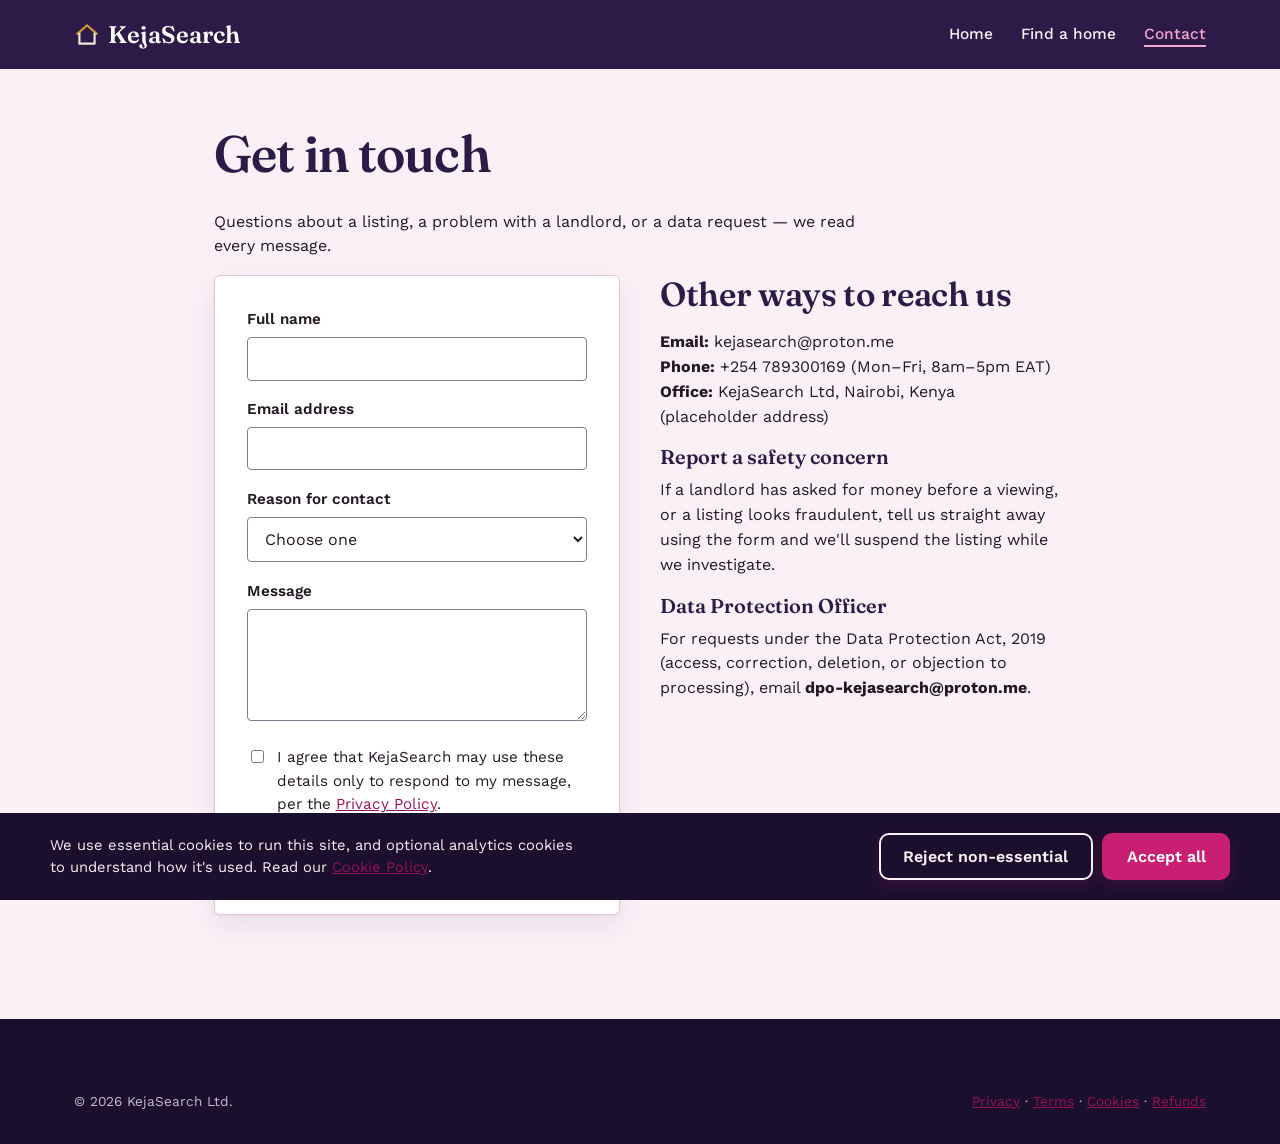
<file: contact.html>
<!DOCTYPE html>
<html lang="en">
<head>
<meta charset="UTF-8">
<meta name="viewport" content="width=device-width, initial-scale=1.0">
<title>Contact us — KejaSearch</title>
<link rel="icon" href="favicon.ico" sizes="any">
<link rel="icon" href="favicon-32x32.png" type="image/png" sizes="32x32">
<link rel="icon" href="favicon-16x16.png" type="image/png" sizes="16x16">
<link rel="apple-touch-icon" href="apple-touch-icon.png">
<link rel="preconnect" href="https://fonts.googleapis.com">
<link href="https://fonts.googleapis.com/css2?family=Fraunces:wght@500;600;700&family=Work+Sans:wght@400;500;600;700&display=swap" rel="stylesheet">
<link rel="stylesheet" href="styles.css">
</head>
<body>
<a class="skip-link" href="#main">Skip to main content</a>

<header class="site-header">
  <nav class="nav" aria-label="Main">
    <a class="brand" href="index.html">
      <svg width="26" height="26" viewBox="0 0 24 24" fill="none" aria-hidden="true"><path d="M3 11L12 3l9 8" stroke="#C99A3C" stroke-width="2" stroke-linecap="round" stroke-linejoin="round"/><path d="M5 10v10h14V10" stroke="#F1E9D8" stroke-width="2" stroke-linejoin="round"/></svg>
      KejaSearch
    </a>
    <ul class="nav-links">
      <li><a href="index.html">Home</a></li>
      <li><a href="listings.html">Find a home</a></li>
      <li><a href="dashboard.html">Landlord dashboard</a></li>
      <li><a href="contact.html" aria-current="page">Contact</a></li>
    </ul>
  </nav>
</header>

<main id="main" class="section">
  <div class="wrap" style="max-width:900px;">
    <h1>Get in touch</h1>
    <p>Questions about a listing, a problem with a landlord, or a data request — we read every message.</p>

    <div class="contact-layout">
      <form action="https://formspree.io/f/xeaqnlrp" method="POST" class="form-card" data-success-message="Thanks — we'll reply within 2 working days.">
        <input type="hidden" name="_subject" value="KejaSearch contact form message">
        <div class="field">
          <label for="c-name">Full name</label>
          <input type="text" id="c-name" name="name" autocomplete="name" required>
        </div>
        <div class="field">
          <label for="c-email">Email address</label>
          <input type="email" id="c-email" name="email" autocomplete="email" required>
        </div>
        <div class="field">
          <label for="c-reason">Reason for contact</label>
          <select id="c-reason" name="reason" required>
            <option value="">Choose one</option>
            <option value="general">General enquiry</option>
            <option value="report">Report a listing or landlord</option>
            <option value="data">Data request (access, correction, deletion)</option>
            <option value="verification">Landlord verification</option>
          </select>
        </div>
        <div class="field">
          <label for="c-message">Message</label>
          <textarea id="c-message" name="message" required minlength="10"></textarea>
        </div>
        <div class="field checkbox-row">
          <input type="checkbox" id="c-consent" name="consent" required>
          <label for="c-consent">I agree that KejaSearch may use these details only to respond to my message, per the <a href="privacy.html">Privacy Policy</a>.</label>
        </div>
        <button type="submit" class="btn btn-primary btn-block">Send message</button>
        <p class="form-status hint" role="status" aria-live="polite"></p>
      </form>

      <div>
        <h2>Other ways to reach us</h2>
        <p><strong>Email:</strong> kejasearch@proton.me<br>
        <strong>Phone:</strong> +254 789300169 (Mon–Fri, 8am–5pm EAT)<br>
        <strong>Office:</strong> KejaSearch Ltd, Nairobi, Kenya (placeholder address)</p>

        <h3>Report a safety concern</h3>
        <p>If a landlord has asked for money before a viewing, or a listing looks fraudulent, tell us straight away using the form and we'll suspend the listing while we investigate.</p>

        <h3>Data Protection Officer</h3>
        <p>For requests under the Data Protection Act, 2019 (access, correction, deletion, or objection to processing), email <strong>dpo-kejasearch@proton.me</strong>.</p>
      </div>
    </div>
  </div>
</main>

<footer class="site-footer">
  <div class="wrap">
    <div class="footer-bottom" style="border-top:none; margin-top:0;">
      <span>© 2026 KejaSearch Ltd.</span>
      <span><a href="privacy.html">Privacy</a> · <a href="terms.html">Terms</a> · <a href="cookies.html">Cookies</a> · <a href="refund.html">Refunds</a></span>
    </div>
  </div>
</footer>

<div class="cookie-banner" id="cookie-banner" role="dialog" aria-live="polite" aria-label="Cookie consent">
  <div class="cookie-inner">
    <p>We use essential cookies to run this site, and optional analytics cookies to understand how it's used. Read our <a href="cookies.html">Cookie Policy</a>.</p>
    <div class="cookie-actions">
      <button class="btn btn-ghost" style="border-color:var(--sand); color:var(--sand);" id="cookie-reject">Reject non-essential</button>
      <button class="btn btn-primary" id="cookie-accept">Accept all</button>
    </div>
  </div>
</div>

<script src="script.js"></script>
</body>
</html>
</file>
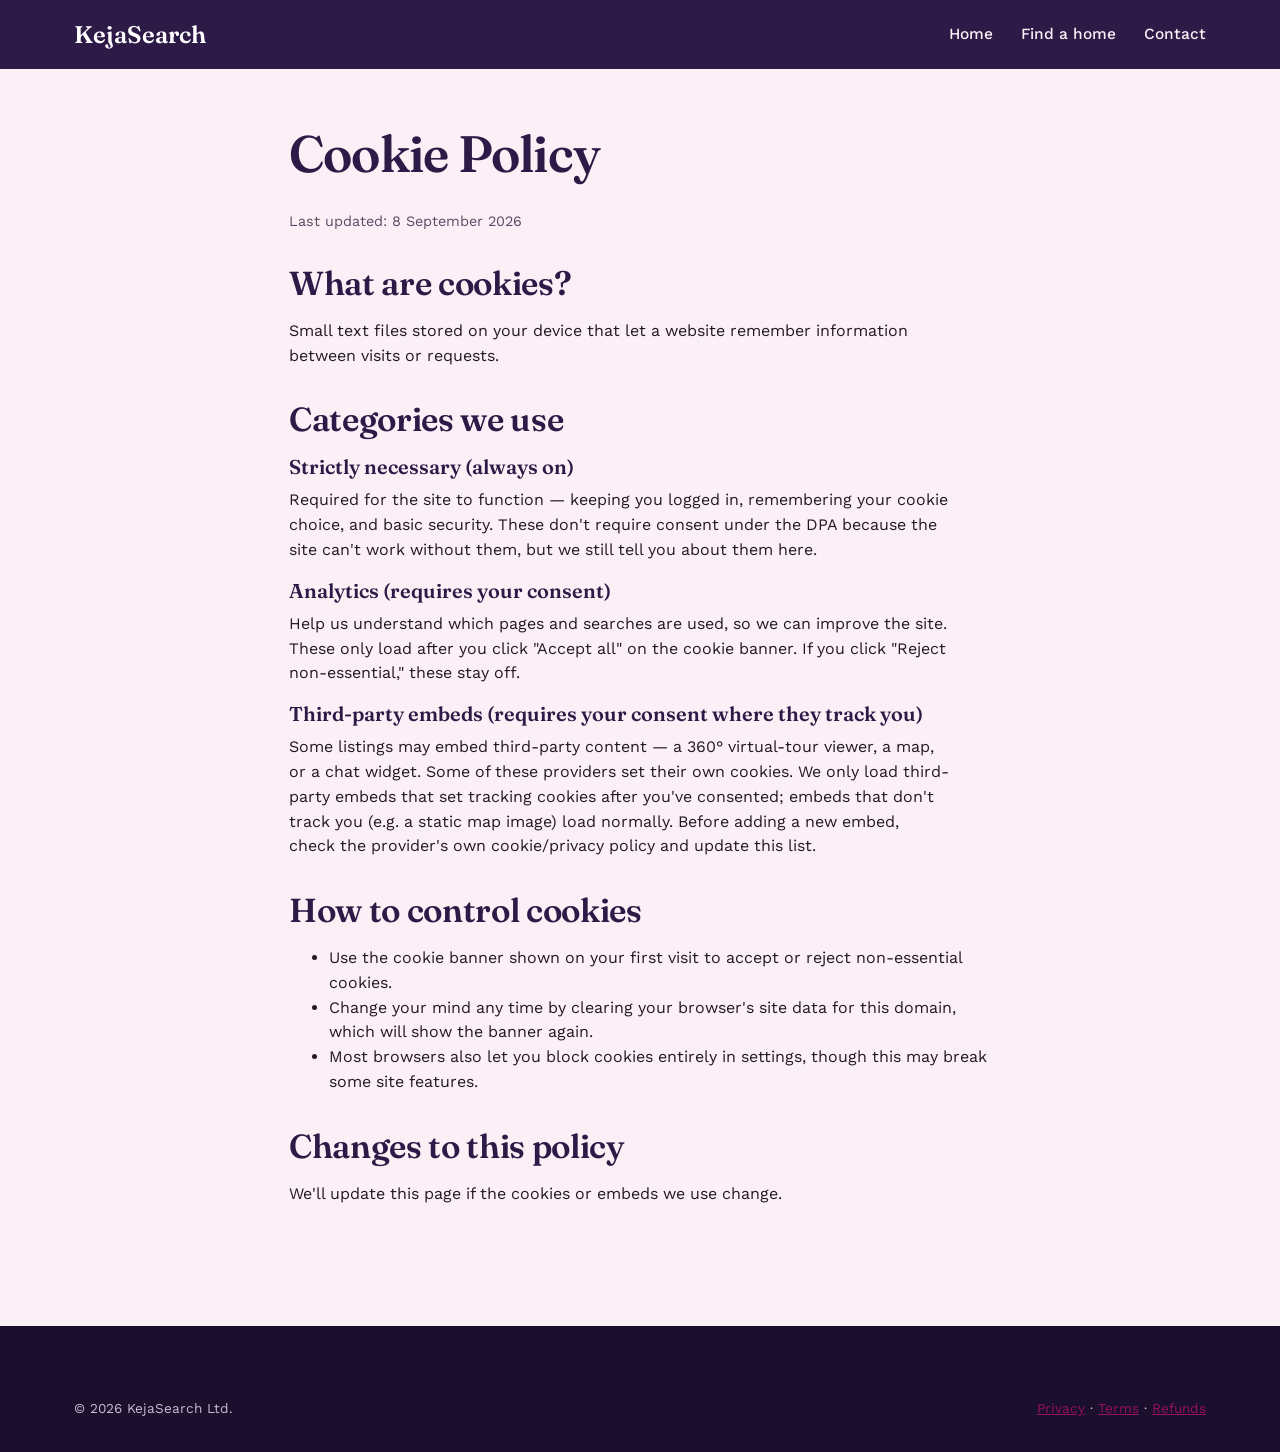
<file: cookies.html>
<!DOCTYPE html>
<html lang="en">
<head>
<meta charset="UTF-8">
<meta name="viewport" content="width=device-width, initial-scale=1.0">
<title>Cookie Policy — KejaSearch</title>
<link rel="icon" href="favicon.ico" sizes="any">
<link rel="icon" href="favicon-32x32.png" type="image/png" sizes="32x32">
<link rel="icon" href="favicon-16x16.png" type="image/png" sizes="16x16">
<link rel="apple-touch-icon" href="apple-touch-icon.png">
<link rel="preconnect" href="https://fonts.googleapis.com">
<link href="https://fonts.googleapis.com/css2?family=Fraunces:wght@500;600;700&family=Work+Sans:wght@400;500;600;700&display=swap" rel="stylesheet">
<link rel="stylesheet" href="styles.css">
</head>
<body>
<a class="skip-link" href="#main">Skip to main content</a>

<header class="site-header">
  <nav class="nav" aria-label="Main">
    <a class="brand" href="index.html">KejaSearch</a>
    <ul class="nav-links">
      <li><a href="index.html">Home</a></li>
      <li><a href="listings.html">Find a home</a></li>
      <li><a href="dashboard.html">Landlord dashboard</a></li>
      <li><a href="contact.html">Contact</a></li>
    </ul>
  </nav>
</header>

<main id="main" class="section">
  <div class="wrap legal">
    <h1>Cookie Policy</h1>
    <p class="updated">Last updated: 8 September 2026</p>

    <!-- <div class="notice-box">
      <strong>Yes — you need cookie consent.</strong>
      <p style="margin:.5em 0 0;">Kenya's Data Protection Act, 2019 treats cookies and similar tracking technologies as personal data processing when they can identify a device or person, so non-essential cookies (analytics, advertising, embedded video/maps that track) need clear, informed, opt-in consent before they run — not just a notice. That's why this site's cookie banner blocks non-essential scripts until you click "Accept."</p>
    </div> -->

    <h2>What are cookies?</h2>
    <p>Small text files stored on your device that let a website remember information between visits or requests.</p>

    <h2>Categories we use</h2>

    <h3>Strictly necessary (always on)</h3>
    <p>Required for the site to function — keeping you logged in, remembering your cookie choice, and basic security. These don't require consent under the DPA because the site can't work without them, but we still tell you about them here.</p>

    <h3>Analytics (requires your consent)</h3>
    <p>Help us understand which pages and searches are used, so we can improve the site. These only load after you click "Accept all" on the cookie banner. If you click "Reject non-essential," these stay off.</p>

    <h3>Third-party embeds (requires your consent where they track you)</h3>
    <p>Some listings may embed third-party content — a 360° virtual-tour viewer, a map, or a chat widget. Some of these providers set their own cookies. We only load third-party embeds that set tracking cookies after you've consented; embeds that don't track you (e.g. a static map image) load normally. Before adding a new embed, check the provider's own cookie/privacy policy and update this list.</p>

    <h2>How to control cookies</h2>
    <ul>
      <li>Use the cookie banner shown on your first visit to accept or reject non-essential cookies.</li>
      <li>Change your mind any time by clearing your browser's site data for this domain, which will show the banner again.</li>
      <li>Most browsers also let you block cookies entirely in settings, though this may break some site features.</li>
    </ul>

    <h2>Changes to this policy</h2>
    <p>We'll update this page if the cookies or embeds we use change.</p>
  </div>
</main>

<footer class="site-footer">
  <div class="wrap">
    <div class="footer-bottom" style="border-top:none; margin-top:0;">
      <span>© 2026 KejaSearch Ltd.</span>
      <span><a href="privacy.html">Privacy</a> · <a href="terms.html">Terms</a> · <a href="refund.html">Refunds</a></span>
    </div>
  </div>
</footer>
<script src="script.js"></script>
</body>
</html>
</file>
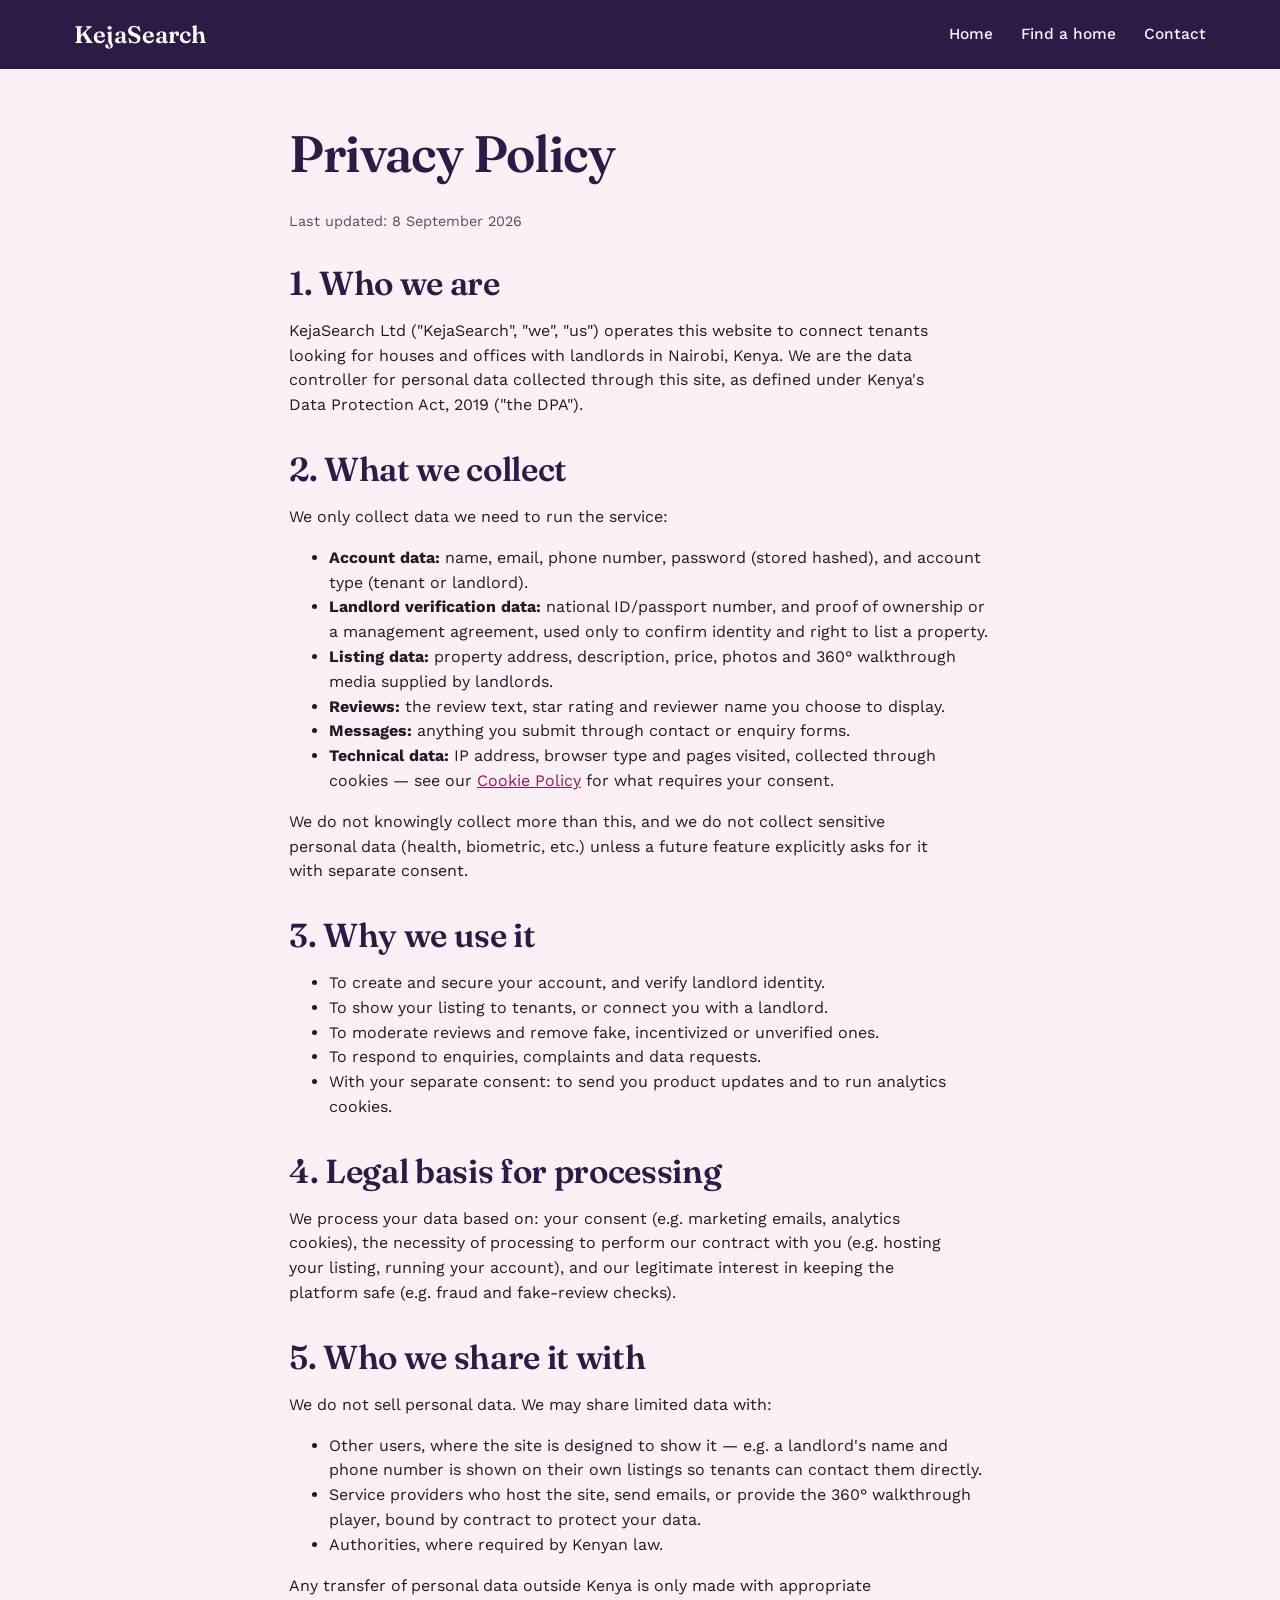
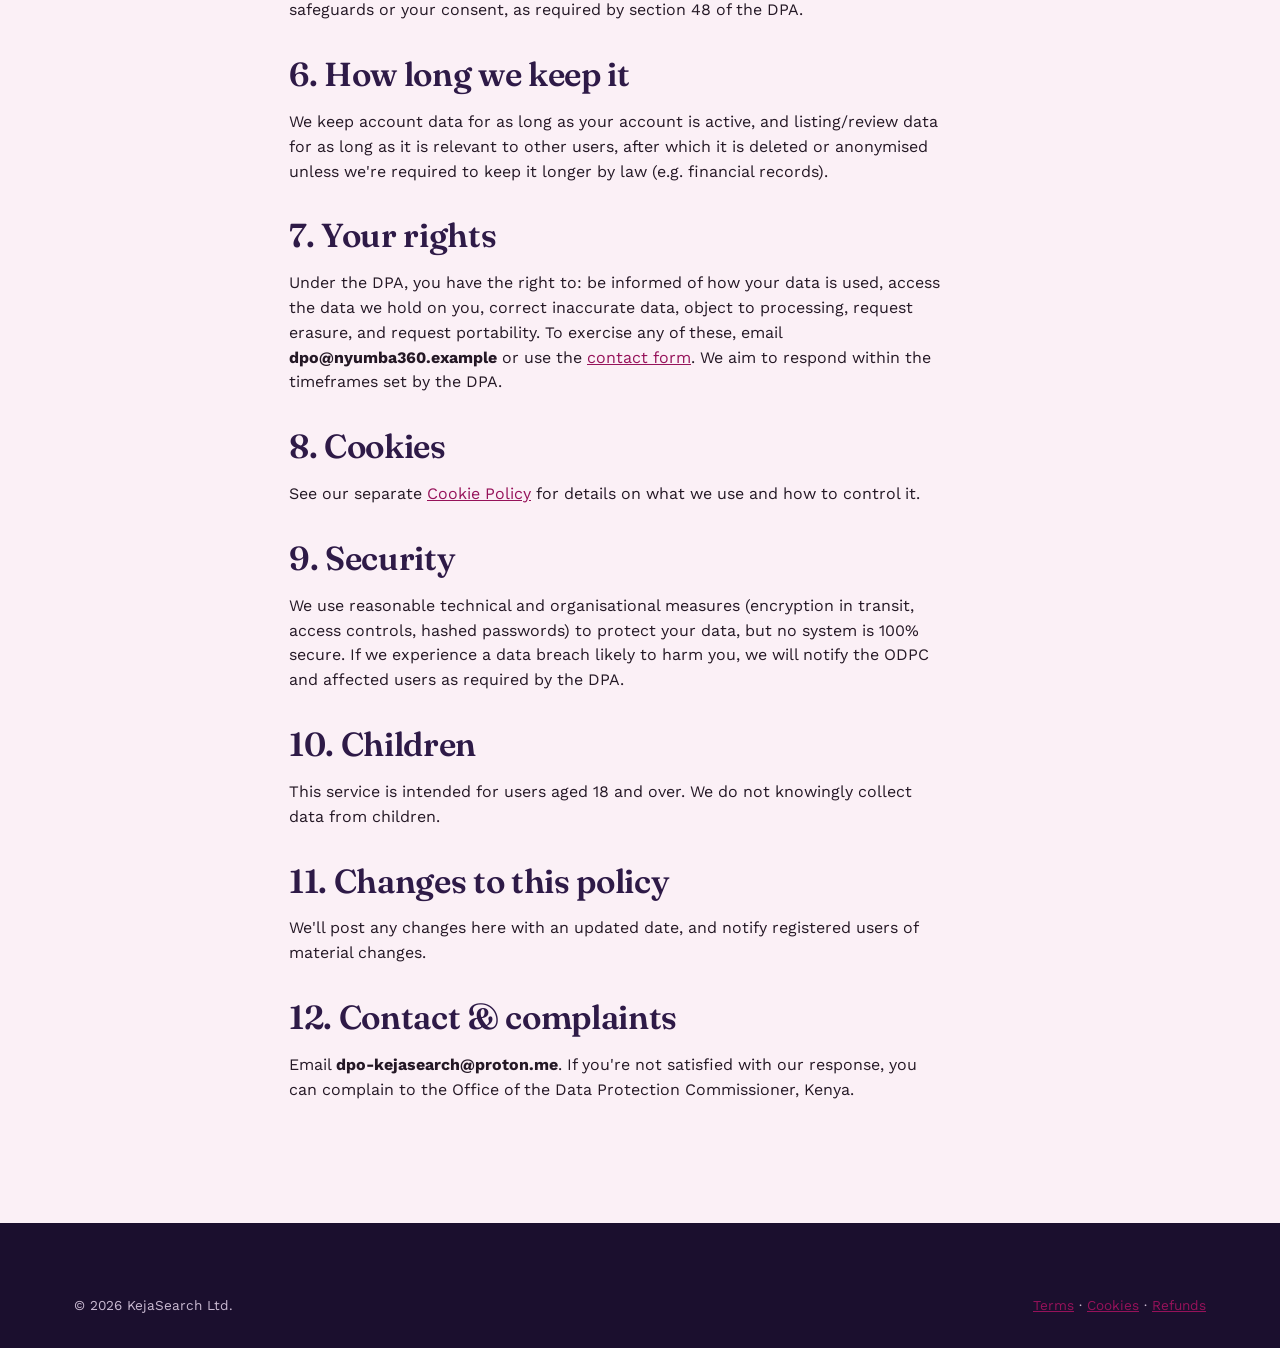
<file: privacy.html>
<!DOCTYPE html>
<html lang="en">
<head>
<meta charset="UTF-8">
<meta name="viewport" content="width=device-width, initial-scale=1.0">
<title>Privacy Policy — KejaSearch</title>
<link rel="icon" href="favicon.ico" sizes="any">
<link rel="icon" href="favicon-32x32.png" type="image/png" sizes="32x32">
<link rel="icon" href="favicon-16x16.png" type="image/png" sizes="16x16">
<link rel="apple-touch-icon" href="apple-touch-icon.png">
<link rel="preconnect" href="https://fonts.googleapis.com">
<link href="https://fonts.googleapis.com/css2?family=Fraunces:wght@500;600;700&family=Work+Sans:wght@400;500;600;700&display=swap" rel="stylesheet">
<link rel="stylesheet" href="styles.css">
</head>
<body>
<a class="skip-link" href="#main">Skip to main content</a>

<header class="site-header">
  <nav class="nav" aria-label="Main">
    <a class="brand" href="index.html">KejaSearch</a>
    <ul class="nav-links">
      <li><a href="index.html">Home</a></li>
      <li><a href="listings.html">Find a home</a></li>
      <li><a href="dashboard.html">Landlord dashboard</a></li>
      <li><a href="contact.html">Contact</a></li>
    </ul>
  </nav>
</header>

<main id="main" class="section">
  <div class="wrap legal">
    <h1>Privacy Policy</h1>
    <p class="updated">Last updated: 8 September 2026</p>

    <!-- <div class="notice-box">
      <strong>This is a starting template, not finished legal advice.</strong>
      <p style="margin:.5em 0 0;">Have a Kenyan advocate review this before launch, and register with the Office of the Data Protection Commissioner (ODPC) if the Act requires it for your organisation. This page is written to be plain-language and DPA-aware, but it is not a substitute for professional legal review.</p>
    </div> -->

    <h2>1. Who we are</h2>
    <p>KejaSearch Ltd ("KejaSearch", "we", "us") operates this website to connect tenants looking for houses and offices with landlords in Nairobi, Kenya. We are the data controller for personal data collected through this site, as defined under Kenya's Data Protection Act, 2019 ("the DPA").</p>

    <h2>2. What we collect</h2>
    <p>We only collect data we need to run the service:</p>
    <ul>
      <li><strong>Account data:</strong> name, email, phone number, password (stored hashed), and account type (tenant or landlord).</li>
      <li><strong>Landlord verification data:</strong> national ID/passport number, and proof of ownership or a management agreement, used only to confirm identity and right to list a property.</li>
      <li><strong>Listing data:</strong> property address, description, price, photos and 360° walkthrough media supplied by landlords.</li>
      <li><strong>Reviews:</strong> the review text, star rating and reviewer name you choose to display.</li>
      <li><strong>Messages:</strong> anything you submit through contact or enquiry forms.</li>
      <li><strong>Technical data:</strong> IP address, browser type and pages visited, collected through cookies — see our <a href="cookies.html">Cookie Policy</a> for what requires your consent.</li>
    </ul>
    <p>We do not knowingly collect more than this, and we do not collect sensitive personal data (health, biometric, etc.) unless a future feature explicitly asks for it with separate consent.</p>

    <h2>3. Why we use it</h2>
    <ul>
      <li>To create and secure your account, and verify landlord identity.</li>
      <li>To show your listing to tenants, or connect you with a landlord.</li>
      <li>To moderate reviews and remove fake, incentivized or unverified ones.</li>
      <li>To respond to enquiries, complaints and data requests.</li>
      <li>With your separate consent: to send you product updates and to run analytics cookies.</li>
    </ul>

    <h2>4. Legal basis for processing</h2>
    <p>We process your data based on: your consent (e.g. marketing emails, analytics cookies), the necessity of processing to perform our contract with you (e.g. hosting your listing, running your account), and our legitimate interest in keeping the platform safe (e.g. fraud and fake-review checks).</p>

    <h2>5. Who we share it with</h2>
    <p>We do not sell personal data. We may share limited data with:</p>
    <ul>
      <li>Other users, where the site is designed to show it — e.g. a landlord's name and phone number is shown on their own listings so tenants can contact them directly.</li>
      <li>Service providers who host the site, send emails, or provide the 360° walkthrough player, bound by contract to protect your data.</li>
      <li>Authorities, where required by Kenyan law.</li>
    </ul>
    <p>Any transfer of personal data outside Kenya is only made with appropriate safeguards or your consent, as required by section 48 of the DPA.</p>

    <h2>6. How long we keep it</h2>
    <p>We keep account data for as long as your account is active, and listing/review data for as long as it is relevant to other users, after which it is deleted or anonymised unless we're required to keep it longer by law (e.g. financial records).</p>

    <h2>7. Your rights</h2>
    <p>Under the DPA, you have the right to: be informed of how your data is used, access the data we hold on you, correct inaccurate data, object to processing, request erasure, and request portability. To exercise any of these, email <strong>dpo@nyumba360.example</strong> or use the <a href="contact.html">contact form</a>. We aim to respond within the timeframes set by the DPA.</p>

    <h2>8. Cookies</h2>
    <p>See our separate <a href="cookies.html">Cookie Policy</a> for details on what we use and how to control it.</p>

    <h2>9. Security</h2>
    <p>We use reasonable technical and organisational measures (encryption in transit, access controls, hashed passwords) to protect your data, but no system is 100% secure. If we experience a data breach likely to harm you, we will notify the ODPC and affected users as required by the DPA.</p>

    <h2>10. Children</h2>
    <p>This service is intended for users aged 18 and over. We do not knowingly collect data from children.</p>

    <h2>11. Changes to this policy</h2>
    <p>We'll post any changes here with an updated date, and notify registered users of material changes.</p>

    <h2>12. Contact & complaints</h2>
    <p>Email <strong>dpo-kejasearch@proton.me</strong>. If you're not satisfied with our response, you can complain to the Office of the Data Protection Commissioner, Kenya.</p>
  </div>
</main>

<footer class="site-footer">
  <div class="wrap">
    <div class="footer-bottom" style="border-top:none; margin-top:0;">
      <span>© 2026 KejaSearch Ltd.</span>
      <span><a href="terms.html">Terms</a> · <a href="cookies.html">Cookies</a> · <a href="refund.html">Refunds</a></span>
    </div>
  </div>
</footer>
<script src="script.js"></script>
</body>
</html>
</file>
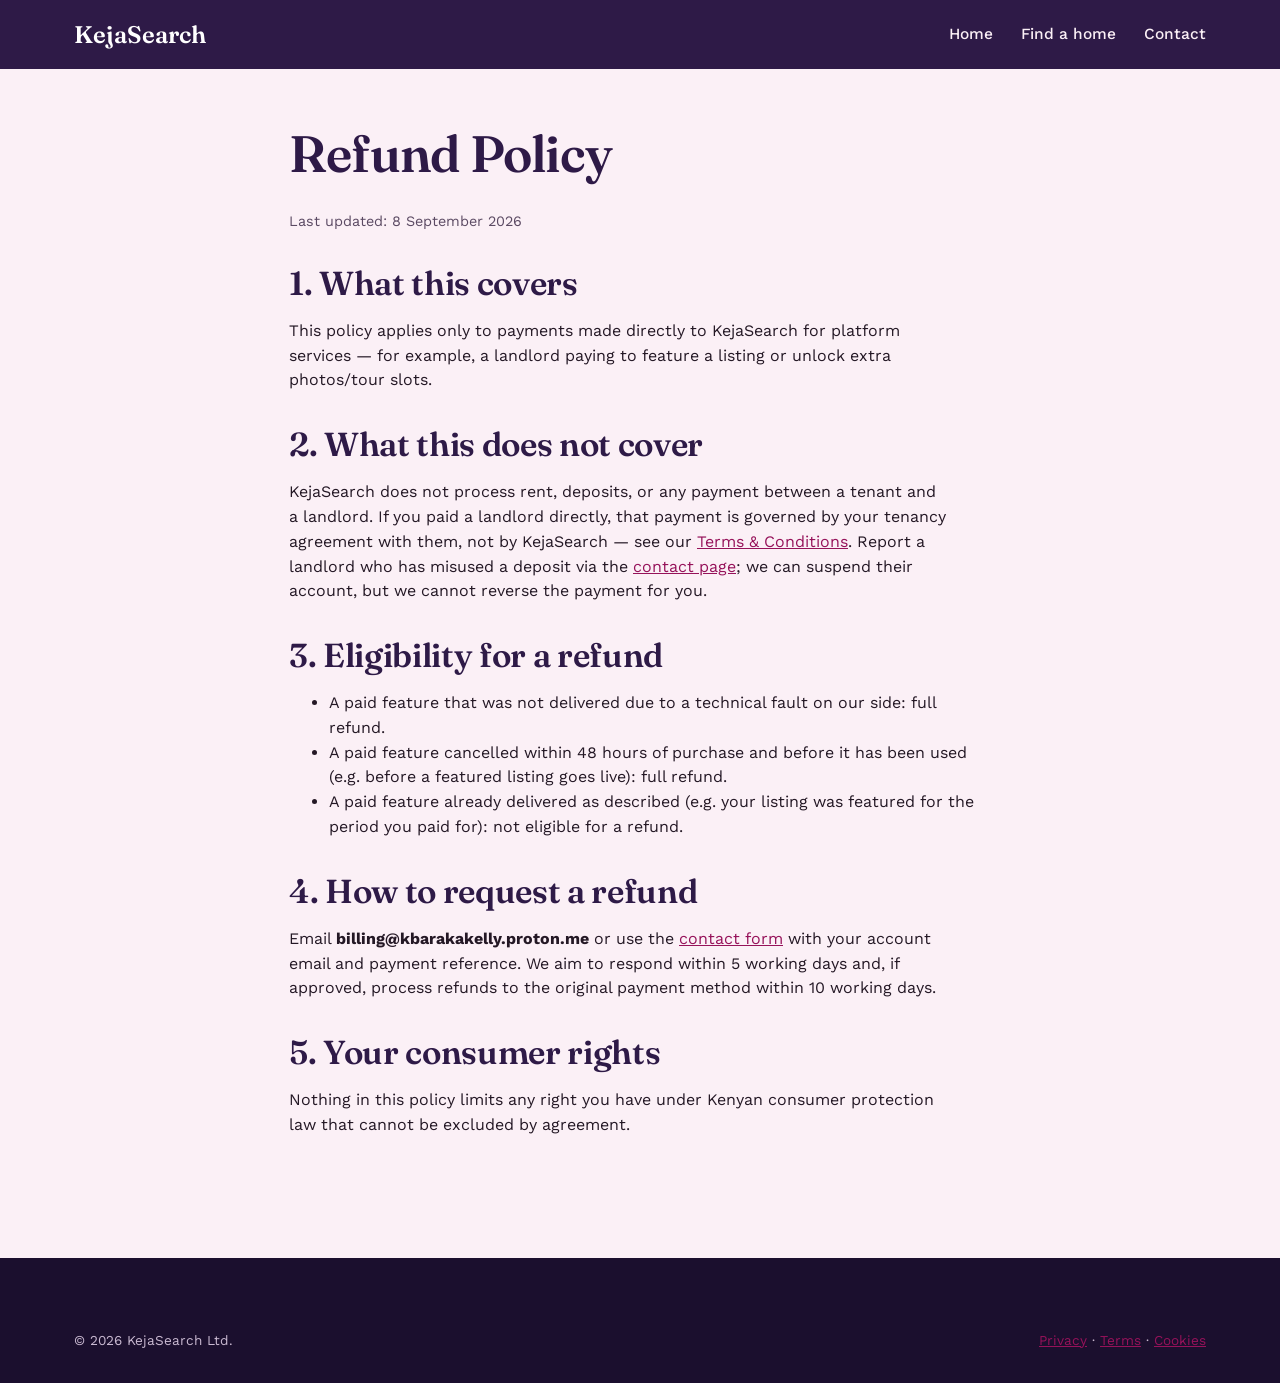
<file: refund.html>
<!DOCTYPE html>
<html lang="en">
<head>
<meta charset="UTF-8">
<meta name="viewport" content="width=device-width, initial-scale=1.0">
<title>Refund Policy — KejaSearch</title>
<link rel="icon" href="favicon.ico" sizes="any">
<link rel="icon" href="favicon-32x32.png" type="image/png" sizes="32x32">
<link rel="icon" href="favicon-16x16.png" type="image/png" sizes="16x16">
<link rel="apple-touch-icon" href="apple-touch-icon.png">
<link rel="preconnect" href="https://fonts.googleapis.com">
<link href="https://fonts.googleapis.com/css2?family=Fraunces:wght@500;600;700&family=Work+Sans:wght@400;500;600;700&display=swap" rel="stylesheet">
<link rel="stylesheet" href="styles.css">
</head>
<body>
<a class="skip-link" href="#main">Skip to main content</a>

<header class="site-header">
  <nav class="nav" aria-label="Main">
    <a class="brand" href="index.html">KejaSearch</a>
    <ul class="nav-links">
      <li><a href="index.html">Home</a></li>
      <li><a href="listings.html">Find a home</a></li>
      <li><a href="dashboard.html">Landlord dashboard</a></li>
      <li><a href="contact.html">Contact</a></li>
    </ul>
  </nav>
</header>

<main id="main" class="section">
  <div class="wrap legal">
    <h1>Refund Policy</h1>
    <p class="updated">Last updated: 8 September 2026</p>

    <!-- <div class="notice-box">
      <strong>Scope check needed before launch.</strong>
      <p style="margin:.5em 0 0;">This policy covers fees paid <em>to KejaSearch</em> for platform features (e.g. a landlord's featured-listing upgrade). It deliberately does not cover rent or deposits, because KejaSearch does not collect those — confirm this matches your actual payment flow before publishing, and align wording with Kenya's Consumer Protection Act, 2012 if you sell any paid plan to consumers.</p>
    </div> -->

    <h2>1. What this covers</h2>
    <p>This policy applies only to payments made directly to KejaSearch for platform services — for example, a landlord paying to feature a listing or unlock extra photos/tour slots.</p>

    <h2>2. What this does not cover</h2>
    <p>KejaSearch does not process rent, deposits, or any payment between a tenant and a landlord. If you paid a landlord directly, that payment is governed by your tenancy agreement with them, not by KejaSearch — see our <a href="terms.html">Terms & Conditions</a>. Report a landlord who has misused a deposit via the <a href="contact.html">contact page</a>; we can suspend their account, but we cannot reverse the payment for you.</p>

    <h2>3. Eligibility for a refund</h2>
    <ul>
      <li>A paid feature that was not delivered due to a technical fault on our side: full refund.</li>
      <li>A paid feature cancelled within 48 hours of purchase and before it has been used (e.g. before a featured listing goes live): full refund.</li>
      <li>A paid feature already delivered as described (e.g. your listing was featured for the period you paid for): not eligible for a refund.</li>
    </ul>

    <h2>4. How to request a refund</h2>
    <p>Email <strong>billing@kbarakakelly.proton.me</strong> or use the <a href="contact.html">contact form</a> with your account email and payment reference. We aim to respond within 5 working days and, if approved, process refunds to the original payment method within 10 working days.</p>

    <h2>5. Your consumer rights</h2>
    <p>Nothing in this policy limits any right you have under Kenyan consumer protection law that cannot be excluded by agreement.</p>
  </div>
</main>

<footer class="site-footer">
  <div class="wrap">
    <div class="footer-bottom" style="border-top:none; margin-top:0;">
      <span>© 2026 KejaSearch Ltd.</span>
      <span><a href="privacy.html">Privacy</a> · <a href="terms.html">Terms</a> · <a href="cookies.html">Cookies</a></span>
    </div>
  </div>
</footer>
<script src="script.js"></script>
</body>
</html>
</file>
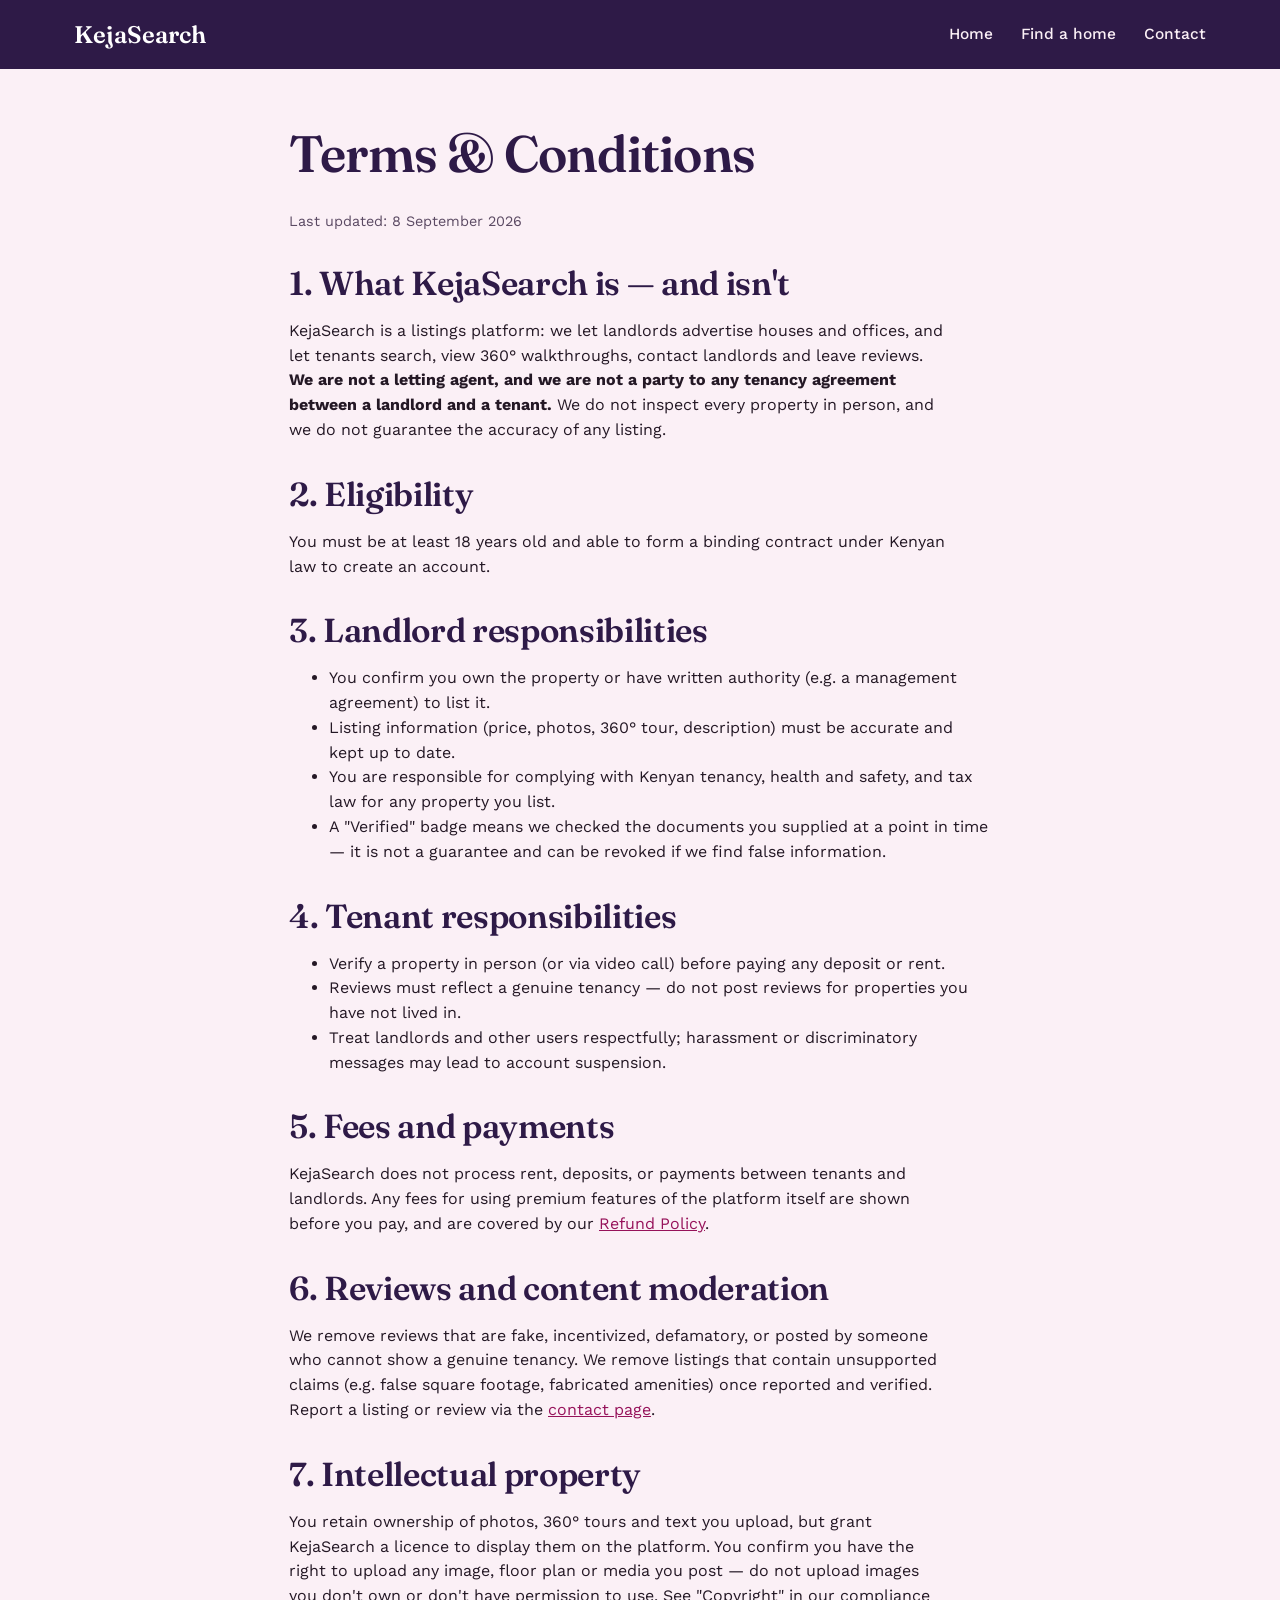
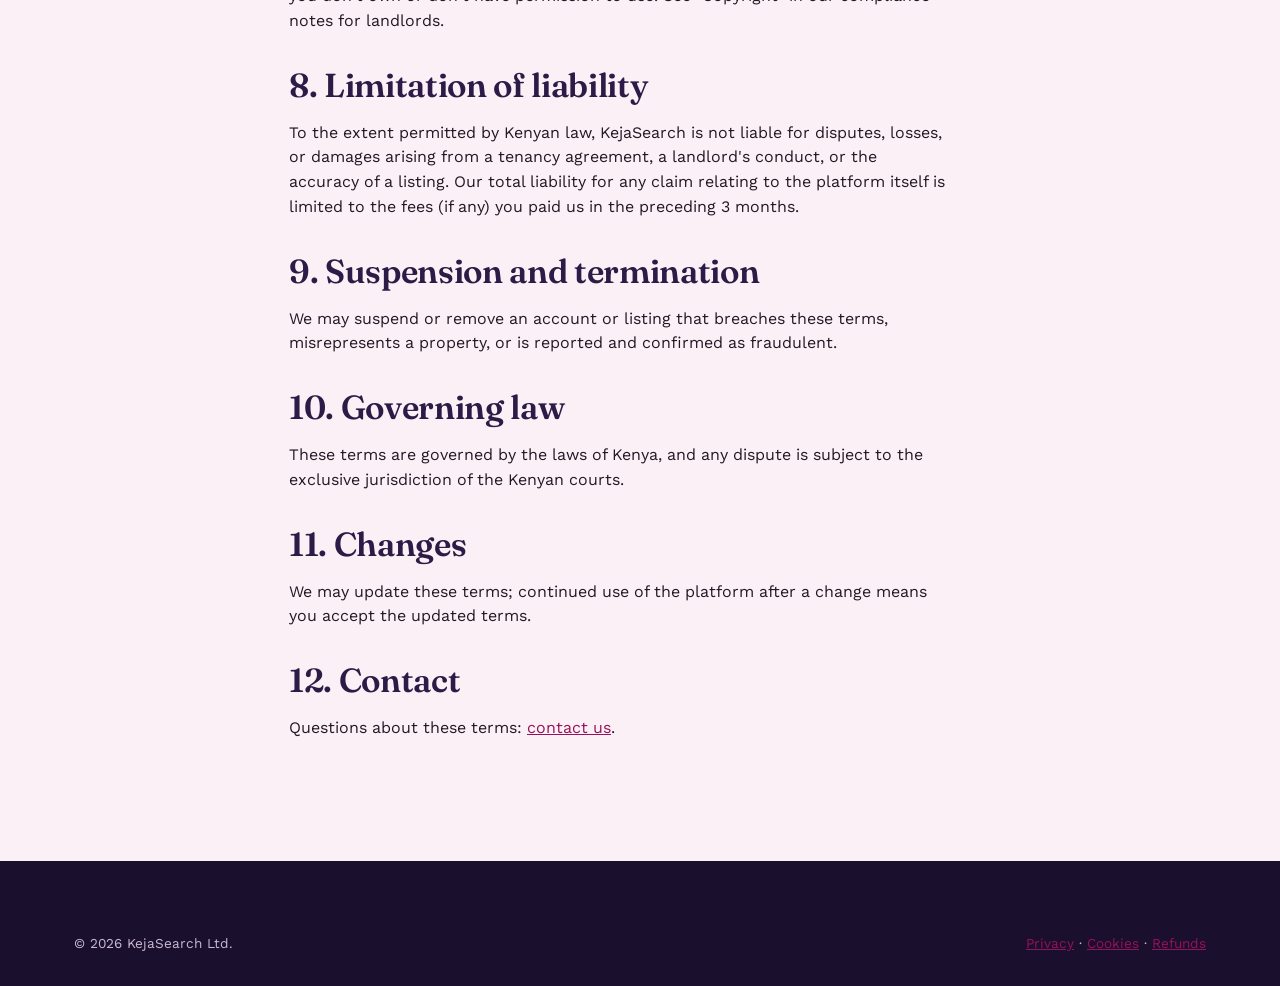
<file: terms.html>
<!DOCTYPE html>
<html lang="en">
<head>
<meta charset="UTF-8">
<meta name="viewport" content="width=device-width, initial-scale=1.0">
<title>Terms & Conditions — KejaSearch</title>
<link rel="icon" href="favicon.ico" sizes="any">
<link rel="icon" href="favicon-32x32.png" type="image/png" sizes="32x32">
<link rel="icon" href="favicon-16x16.png" type="image/png" sizes="16x16">
<link rel="apple-touch-icon" href="apple-touch-icon.png">
<link rel="preconnect" href="https://fonts.googleapis.com">
<link href="https://fonts.googleapis.com/css2?family=Fraunces:wght@500;600;700&family=Work+Sans:wght@400;500;600;700&display=swap" rel="stylesheet">
<link rel="stylesheet" href="styles.css">
</head>
<body>
<a class="skip-link" href="#main">Skip to main content</a>

<header class="site-header">
  <nav class="nav" aria-label="Main">
    <a class="brand" href="index.html">KejaSearch</a>
    <ul class="nav-links">
      <li><a href="index.html">Home</a></li>
      <li><a href="listings.html">Find a home</a></li>
      <li><a href="dashboard.html">Landlord dashboard</a></li>
      <li><a href="contact.html">Contact</a></li>
    </ul>
  </nav>
</header>

<main id="main" class="section">
  <div class="wrap legal">
    <h1>Terms & Conditions</h1>
    <p class="updated">Last updated: 8 September 2026</p>

    <!-- <div class="notice-box">
      <strong>Template — have an advocate review before launch.</strong>
      <p style="margin:.5em 0 0;">This draft is written to be plain-language and to flag the main risk areas for a listings marketplace operating in Kenya, but it is not legal advice.</p>
    </div> -->

    <h2>1. What KejaSearch is — and isn't</h2>
    <p>KejaSearch is a listings platform: we let landlords advertise houses and offices, and let tenants search, view 360° walkthroughs, contact landlords and leave reviews. <strong>We are not a letting agent, and we are not a party to any tenancy agreement between a landlord and a tenant.</strong> We do not inspect every property in person, and we do not guarantee the accuracy of any listing.</p>

    <h2>2. Eligibility</h2>
    <p>You must be at least 18 years old and able to form a binding contract under Kenyan law to create an account.</p>

    <h2>3. Landlord responsibilities</h2>
    <ul>
      <li>You confirm you own the property or have written authority (e.g. a management agreement) to list it.</li>
      <li>Listing information (price, photos, 360° tour, description) must be accurate and kept up to date.</li>
      <li>You are responsible for complying with Kenyan tenancy, health and safety, and tax law for any property you list.</li>
      <li>A "Verified" badge means we checked the documents you supplied at a point in time — it is not a guarantee and can be revoked if we find false information.</li>
    </ul>

    <h2>4. Tenant responsibilities</h2>
    <ul>
      <li>Verify a property in person (or via video call) before paying any deposit or rent.</li>
      <li>Reviews must reflect a genuine tenancy — do not post reviews for properties you have not lived in.</li>
      <li>Treat landlords and other users respectfully; harassment or discriminatory messages may lead to account suspension.</li>
    </ul>

    <h2>5. Fees and payments</h2>
    <p>KejaSearch does not process rent, deposits, or payments between tenants and landlords. Any fees for using premium features of the platform itself are shown before you pay, and are covered by our <a href="refund.html">Refund Policy</a>.</p>

    <h2>6. Reviews and content moderation</h2>
    <p>We remove reviews that are fake, incentivized, defamatory, or posted by someone who cannot show a genuine tenancy. We remove listings that contain unsupported claims (e.g. false square footage, fabricated amenities) once reported and verified. Report a listing or review via the <a href="contact.html">contact page</a>.</p>

    <h2>7. Intellectual property</h2>
    <p>You retain ownership of photos, 360° tours and text you upload, but grant KejaSearch a licence to display them on the platform. You confirm you have the right to upload any image, floor plan or media you post — do not upload images you don't own or don't have permission to use. See "Copyright" in our compliance notes for landlords.</p>

    <h2>8. Limitation of liability</h2>
    <p>To the extent permitted by Kenyan law, KejaSearch is not liable for disputes, losses, or damages arising from a tenancy agreement, a landlord's conduct, or the accuracy of a listing. Our total liability for any claim relating to the platform itself is limited to the fees (if any) you paid us in the preceding 3 months.</p>

    <h2>9. Suspension and termination</h2>
    <p>We may suspend or remove an account or listing that breaches these terms, misrepresents a property, or is reported and confirmed as fraudulent.</p>

    <h2>10. Governing law</h2>
    <p>These terms are governed by the laws of Kenya, and any dispute is subject to the exclusive jurisdiction of the Kenyan courts.</p>

    <h2>11. Changes</h2>
    <p>We may update these terms; continued use of the platform after a change means you accept the updated terms.</p>

    <h2>12. Contact</h2>
    <p>Questions about these terms: <a href="contact.html">contact us</a>.</p>
  </div>
</main>

<footer class="site-footer">
  <div class="wrap">
    <div class="footer-bottom" style="border-top:none; margin-top:0;">
      <span>© 2026 KejaSearch Ltd.</span>
      <span><a href="privacy.html">Privacy</a> · <a href="cookies.html">Cookies</a> · <a href="refund.html">Refunds</a></span>
    </div>
  </div>
</footer>
<script src="script.js"></script>
</body>
</html>
</file>
<file: styles.css>
/* ===================================================================
  KejaSearch — design tokens
   =================================================================== */
:root{
  --forest:#2E1A47;
  --forest-dark:#1B0F2E;
  --sand:#FBF0F6;
  --sand-deep:#F3D9EA;
  --clay:#C81F72;
  --clay-dark:#96125A;
  --gold:#F0A8CE;
  --charcoal:#241825;
  --white:#FFFFFF;
  --line:#E4C7DC;
  --danger:#8C2F2F;
  --font-display:"Fraunces", Georgia, serif;
  --font-body:"Work Sans", -apple-system, Segoe UI, sans-serif;
  --radius-s:4px;
  --radius-m:6px;
  --max-w:1180px;
}

*{box-sizing:border-box;}
html{scroll-behavior:smooth;}
body{overflow-x:hidden;}
body{
  margin:0;
  font-family:var(--font-body);
  color:var(--charcoal);
  background:var(--sand);
  line-height:1.55;
}
h1,h2,h3,h4{
  font-family:var(--font-display);
  color:var(--forest);
  line-height:1.15;
  margin:0 0 .5em;
  text-wrap:pretty; /* stops a single word being orphaned on its own last line */
}
h1{font-size:clamp(2.1rem,4vw,3.3rem); font-weight:600; letter-spacing:-0.015em;}
h2{font-size:clamp(1.5rem,2.6vw,2.1rem); font-weight:600; letter-spacing:-0.01em;}
h3{font-size:1.25rem; font-weight:600;}
p{margin:0 0 1em; max-width:66ch; text-wrap:pretty;}
a{color:var(--clay-dark);}
a:hover{color:var(--clay);}
img{max-width:100%; display:block;}

/* Visible keyboard focus everywhere — never remove outline */
:focus-visible{
  outline:3px solid var(--gold);
  outline-offset:2px;
}
a:focus-visible, button:focus-visible, input:focus-visible,
select:focus-visible, textarea:focus-visible{
  outline:3px solid var(--clay-dark);
  outline-offset:2px;
}

.skip-link{
  position:absolute; left:-999px; top:0;
  background:var(--forest); color:var(--white);
  padding:.75em 1.25em; z-index:200; border-radius:0 0 var(--radius-s) 0;
}
.skip-link:focus{left:0;}

.wrap{max-width:var(--max-w); margin:0 auto; padding:0 1.5rem;}

/* ---------- Header / nav ---------- */
.site-header{
  background:var(--forest);
  color:var(--white);
}
.nav{
  display:flex; align-items:center; justify-content:space-between;
  padding:1rem 1.5rem; max-width:var(--max-w); margin:0 auto;
  flex-wrap:wrap; gap:1rem;
}
.brand{
  font-family:var(--font-display); font-size:1.5rem; font-weight:600;
  color:var(--white); text-decoration:none; display:flex; align-items:center; gap:.5rem;
}
.brand:hover{color:var(--gold);}
.nav-links{
  list-style:none; display:flex; gap:1.75rem; margin:0; padding:0; flex-wrap:wrap;
}
.nav-links a{
  color:var(--sand); text-decoration:none; font-weight:500; font-size:.97rem;
}
.nav-links a:hover, .nav-links a[aria-current="page"]{color:var(--gold);}
.nav-links a[aria-current="page"]{border-bottom:2px solid var(--gold); padding-bottom:2px;}
.nav-cta{display:flex; gap:.75rem; align-items:center;}

/* ---------- Buttons ----------
   Shadows are tinted with color-mix() instead of flat grey, so they
   read as "this brand's shadow" rather than a generic default. A real
   :active state (the moment of the click, not just hover) was added —
   the button visibly compresses, which is what makes a UI feel
   physically responsive instead of just decorative. */
.btn{
  display:inline-block; font-family:var(--font-body); font-weight:600;
  font-size:1rem; padding:.75em 1.4em; border-radius:10px;
  border:2px solid transparent; text-decoration:none; cursor:pointer;
  line-height:1.2;
  box-shadow:
    0 1px 2px color-mix(in srgb, var(--charcoal) 8%, transparent),
    0 6px 16px color-mix(in srgb, var(--clay) 18%, transparent);
  transition:box-shadow .2s ease, transform .12s ease, background-color .2s ease, color .2s ease;
}
.btn:hover{
  box-shadow:
    0 2px 4px color-mix(in srgb, var(--charcoal) 10%, transparent),
    0 10px 22px color-mix(in srgb, var(--clay) 26%, transparent);
  transform:translateY(-1px);
}
.btn:active{
  transform:scale(0.98) translateY(0);
  box-shadow:0 1px 2px color-mix(in srgb, var(--charcoal) 12%, transparent);
}
.btn-primary{background:var(--clay); color:var(--white);}
.btn-primary:hover{background:var(--clay-dark); color:var(--white);}
.btn-outline{background:transparent; border-color:var(--white); color:var(--white);}
.btn-outline:hover{background:var(--white); color:var(--forest);}
.btn-ghost{background:transparent; border-color:var(--forest); color:var(--forest);}
.btn-ghost:hover{background:var(--forest); color:var(--white);}
.btn-block{display:block; width:100%; text-align:center;}
.btn:disabled{opacity:.55; cursor:not-allowed;}

/* ---------- Hero (landing) ---------- */
.hero{
  background:var(--forest); color:var(--white);
  padding:3.5rem 0 5rem;
  position:relative; overflow:hidden;
}
.hero-grid{
  display:grid; grid-template-columns:1.1fr .9fr; gap:2.5rem; align-items:center;
  max-width:var(--max-w); margin:0 auto; padding:0 1.5rem;
}
.hero h1{color:var(--white);}
.hero p.lead{color:var(--sand); font-size:1.15rem;}
.hero-art{justify-self:end;}
.hero-art svg{display:block; max-width:100%; height:auto;}

.search-panel{
  background:var(--sand); border-radius:var(--radius-m);
  padding:1.25rem; margin-top:1.75rem; box-shadow:0 10px 28px rgba(0,0,0,.25);
}
.search-grid{
  display:grid; grid-template-columns:1.4fr 1fr 1fr auto; gap:.75rem;
}
@media (max-width:820px){
  .hero-grid{grid-template-columns:1fr;}
  .hero-art{justify-self:center;}
  .search-grid{grid-template-columns:1fr;}
}

/* ---------- Forms ---------- */
.field{margin-bottom:1.1rem;}
label{display:block; font-weight:600; margin-bottom:.35em; font-size:.95rem;}
.hint{font-size:.85rem; color:#5B4A63; margin-top:.3em;}
input[type=text], input[type=email], input[type=tel], input[type=password],
input[type=number], input[type=search], select, textarea{
  width:100%; font-family:var(--font-body); font-size:1rem;
  padding:.7em .8em; border:1px solid #8B7A94; border-radius:var(--radius-s);
  background:var(--white); color:var(--charcoal);
  transition:border-color .15s ease, box-shadow .15s ease;
}
input:hover, select:hover, textarea:hover{border-color:var(--clay-dark);}
textarea{resize:vertical; min-height:7rem;}
fieldset{border:1px solid var(--line); border-radius:var(--radius-m); padding:1rem 1.1rem; margin:0 0 1.1rem;}
legend{font-family:var(--font-display); font-weight:600; padding:0 .4em; color:var(--forest);}
.checkbox-row{display:flex; align-items:flex-start; gap:.6em; font-weight:400;}
.checkbox-row input{width:auto; margin-top:.28em;}
.checkbox-row label{font-weight:400; margin:0;}
.form-card{
  background:var(--white); border:1px solid var(--line); border-radius:var(--radius-m);
  padding:2rem; max-width:520px;
  box-shadow:
    0 1px 2px color-mix(in srgb, var(--charcoal) 5%, transparent),
    0 10px 26px color-mix(in srgb, var(--forest) 8%, transparent);
}
.property-form{max-width:none; margin-bottom:1.5rem;}
.property-form-grid{display:block;}
.property-form-grid .field{display:block;}
.btn-danger-outline{background:transparent; border-color:var(--danger); color:var(--danger); padding:.3em .8em; font-size:.85rem;}
.btn-danger-outline:hover{background:var(--danger); color:var(--white);}
.error-text{color:var(--danger); font-size:.85rem; margin-top:.3em;}

/* Leaflet needs the container to have a real height *before* it
   initialises, or the map renders as a collapsed 0px box. */
.map-field{
  height:280px; border-radius:var(--radius-m); border:1px solid var(--line);
  overflow:hidden; background:var(--sand-deep); margin-bottom:.5rem;
}

/* ---------- Login / signup tabs ----------
   Previously six inline style properties per button, duplicated
   across markup and toggled by script.js. Styling now lives here in
   one place and keys off aria-selected, which script.js already
   sets/unsets on click — no JS changes required. */
.auth-tabs{
  display:flex; gap:.5rem; margin-bottom:1.5rem;
  border-bottom:1px solid var(--line);
}
.auth-tabs .tab-btn{
  background:none; border:none; cursor:pointer;
  padding:.8em 1.2em; font-family:var(--font-display);
  font-size:1.05rem; font-weight:600; color:#5B4A63;
  border-bottom:3px solid transparent;
  transition:color .2s ease, border-color .2s ease;
}
.auth-tabs .tab-btn:hover{color:var(--forest);}
.auth-tabs .tab-btn[aria-selected="true"]{
  color:var(--forest); border-bottom-color:var(--clay);
}

/* ---------- Cards / listings ---------- */
.section{padding:3.5rem 0;}
.section-alt{background:var(--white);}
.section-head{display:flex; justify-content:space-between; align-items:end; gap:1rem; flex-wrap:wrap; margin-bottom:1.75rem;}

.grid-3{display:grid; grid-template-columns:repeat(3,1fr); gap:1.5rem;}
@media (max-width:900px){.grid-3{grid-template-columns:1fr 1fr;}}
@media (max-width:600px){.grid-3{grid-template-columns:1fr;}}

/* Feature section: asymmetric 2-column instead of 3 equal boxes.
   Added ON TOP of .grid-3 (which stays exactly as-is for listings
   grids) — the third card spans full width as a banner, breaking the
   "three equal columns" pattern without touching any markup the
   listings JS depends on. */
.feature-grid{grid-template-columns:1.1fr .9fr;}
.feature-grid .card:nth-child(3){grid-column:1 / -1;}
.feature-grid .card:nth-child(3) .card-body{flex-direction:row; align-items:center; gap:1rem;}
@media (max-width:780px){
  .feature-grid{grid-template-columns:1fr;}
  .feature-grid .card:nth-child(3){grid-column:auto;}
  .feature-grid .card:nth-child(3) .card-body{flex-direction:column; align-items:stretch;}
}

.card{
  background:var(--white); border:1px solid var(--line); border-radius:10px;
  box-shadow:
    0 1px 2px color-mix(in srgb, var(--charcoal) 6%, transparent),
    0 8px 20px color-mix(in srgb, var(--forest) 10%, transparent);
  overflow:hidden; display:flex; flex-direction:column;
  transition:transform .2s ease, box-shadow .2s ease;
}
.card:hover{transform:translateY(-3px);}
.card[hidden]{display:none;}
.card-tab{
  background:var(--forest); color:var(--sand); font-size:.78rem; font-weight:600;
  letter-spacing:.02em; padding:.4em .9em; display:inline-block;
}
.card-media{aspect-ratio:4/3; background:var(--sand-deep);}
.card-body{padding:1.1rem 1.2rem 1.4rem; display:flex; flex-direction:column; gap:.5rem; flex:1;}
.card-price{font-family:var(--font-display); font-size:1.3rem; color:var(--clay-dark); font-weight:600; font-variant-numeric:tabular-nums;}
.card-meta{font-size:.9rem; color:#5B4A63;}
.card-actions{margin-top:auto; display:flex; gap:.6rem; padding-top:.8rem;}

/* Badge: a "flag" shape (three rounded corners, one square) instead
   of a fully-rounded pill — small change, but a pill badge is one of
   the most reused defaults across AI-generated UIs. */
.badge{
  display:inline-flex; align-items:center; gap:.35em;
  background:var(--gold); color:var(--charcoal); font-size:.78rem; font-weight:700;
  padding:.25em .65em; border-radius:3px 3px 3px 0;
}
.badge-outline{background:transparent; border:1px solid var(--forest); color:var(--forest);}

/* ---------- Filters ---------- */
.filters{
  background:var(--white); border:1px solid var(--line); border-radius:var(--radius-m);
  padding:1.5rem; display:grid; grid-template-columns:repeat(4,1fr); gap:1rem; align-items:end;
  margin-bottom:2rem;
}
@media (max-width:820px){.filters{grid-template-columns:1fr 1fr;}}
@media (max-width:500px){.filters{grid-template-columns:1fr;}}
#result-count{letter-spacing:.01em;}

/* ---------- Property detail ---------- */
.property-head{display:flex; justify-content:space-between; gap:1rem; flex-wrap:wrap; align-items:baseline;}
.view360{
  background:var(--charcoal); border-radius:var(--radius-m); aspect-ratio:16/9;
  display:flex; align-items:center; justify-content:center; color:var(--sand);
  border:2px dashed #6B5A73; text-align:center; padding:2rem;
}
.property-video{width:100%; height:100%; object-fit:contain; border-radius:var(--radius-m); background:var(--charcoal);}
.landlord-card{
  background:var(--white); border:1px solid var(--line); border-radius:var(--radius-m); padding:1.5rem;
  box-shadow:
    0 1px 2px color-mix(in srgb, var(--charcoal) 5%, transparent),
    0 8px 20px color-mix(in srgb, var(--forest) 8%, transparent);
}
.review{border-top:1px solid var(--line); padding:1.1rem 0;}
.review:first-child{border-top:none;}
.stars{color:var(--clay-dark); font-weight:700; letter-spacing:.1em;}

/* ---------- Dashboard ---------- */
.dash-layout{display:grid; grid-template-columns:230px 1fr; gap:2rem;}
@media (max-width:800px){.dash-layout{grid-template-columns:1fr;}}
.dash-nav{list-style:none; margin:0; padding:0; display:flex; flex-direction:column; gap:.3rem;}
.dash-nav a{
  display:block; padding:.65em .9em; border-radius:var(--radius-s); text-decoration:none;
  color:var(--charcoal); font-weight:500;
}
.dash-nav a[aria-current="page"]{background:var(--forest); color:var(--white);}
.stat-row{display:grid; grid-template-columns:repeat(3,1fr); gap:1.25rem; margin-bottom:2rem;}
@media (max-width:700px){.stat-row{grid-template-columns:1fr;}}
.stat-card{
  background:var(--white); border:1px solid var(--line); border-radius:var(--radius-m); padding:1.25rem;
  box-shadow:
    0 1px 2px color-mix(in srgb, var(--charcoal) 5%, transparent),
    0 8px 18px color-mix(in srgb, var(--forest) 8%, transparent);
}
.stat-num{font-family:var(--font-display); font-size:2rem; color:var(--forest); font-weight:600; font-variant-numeric:tabular-nums;}
table{width:100%; min-width:620px; border-collapse:collapse; background:var(--white);}
.dash-layout > div{min-width:0;}
.dash-layout table{display:block; min-width:0; overflow-x:auto;}
.table-wrap{overflow-x:auto;}
th,td{text-align:left; padding:.75em .9em; border-bottom:1px solid var(--line); font-size:.95rem;}
th{background:var(--sand-deep); font-family:var(--font-display); color:var(--forest);}
.admin-section{margin-top:2.5rem;}

/* ---------- Footer ---------- */
.site-footer{background:var(--forest-dark); color:var(--sand); padding:3rem 0 2rem; margin-top:3rem;}
.footer-grid{display:grid; grid-template-columns:2fr 1fr 1fr 1fr; gap:2rem;}
@media (max-width:750px){.footer-grid{grid-template-columns:1fr 1fr;}}
.footer-grid h4{color:var(--white); font-size:.95rem; font-family:var(--font-body); font-weight:700;}
.footer-grid ul{list-style:none; margin:0; padding:0; display:flex; flex-direction:column; gap:.5rem;}
.footer-grid a{color:var(--sand); text-decoration:none; font-size:.92rem;}
.footer-grid a:hover{color:var(--gold);}
.footer-bottom{
  border-top:1px solid rgba(255,255,255,.15); margin-top:2.5rem; padding-top:1.5rem;
  font-size:.85rem; color:#C9B9D1; display:flex; justify-content:space-between; flex-wrap:wrap; gap:.75rem;
}

/* ---------- Two-column page layouts ----------
   Used by contact.html (equal split) and property.html (main + sidebar). */
.contact-layout{display:grid; grid-template-columns:1fr 1fr; gap:2.5rem;}
@media (max-width:750px){.contact-layout{grid-template-columns:1fr;}}

.prop-layout{display:grid; grid-template-columns:2fr 1fr; gap:2rem; margin-top:2.5rem;}
@media (max-width:800px){.prop-layout{grid-template-columns:1fr;}}

/* Feedback line under a form (login/signup/contact/review), toggled by
   script.js. Sits on top of .hint's sizing when both classes are used
   together, e.g. class="form-status hint". */
.form-status{color:var(--forest); font-weight:600;}
.form-status:empty{display:none;}

/* ---------- Legal pages ---------- */
.legal{max-width:75ch;}
.legal h2{margin-top:2rem;}
.legal .updated{color:#5B4A63; font-size:.9rem;}
.notice-box{
  background:#F9E6F1; border:1px solid var(--gold); border-left:5px solid var(--gold);
  padding:1rem 1.25rem; border-radius:var(--radius-s); margin:1.5rem 0;
}

/* ---------- Cookie banner ---------- */
.cookie-banner{
  position:fixed; left:0; right:0; bottom:0; z-index:300;
  background:var(--forest-dark); color:var(--sand);
  padding:1.25rem 1.5rem; display:none;
}
.cookie-banner.show{display:block;}
.cookie-inner{
  max-width:var(--max-w); margin:0 auto; display:flex; align-items:center;
  justify-content:space-between; gap:1.5rem; flex-wrap:wrap;
}
.cookie-inner p{margin:0; max-width:60ch; font-size:.92rem;}
.cookie-actions{display:flex; gap:.6rem; flex-wrap:wrap;}

.site-toast{
  position:fixed; right:1.25rem; bottom:1.25rem; z-index:400;
  max-width:min(28rem,calc(100vw - 2.5rem));
  padding:.85rem 1rem; border:1px solid var(--gold); border-radius:var(--radius-s);
  background:var(--forest-dark); color:var(--sand); box-shadow:0 8px 24px rgba(0,0,0,.2);
  opacity:0; transform:translateY(1rem); pointer-events:none;
  transition:opacity .2s ease, transform .2s ease;
}
.site-toast.is-visible{opacity:1; transform:translateY(0);}

@media (max-width:700px){
  .nav{padding:.85rem 1rem; align-items:flex-start;}
  .brand{font-size:1.3rem;}
  .nav-cta{margin-left:auto;}
  .nav-links{order:3; flex-basis:100%; gap:.55rem 1rem;}
  .nav-links a{font-size:.9rem;}
  .wrap{padding:0 1rem;}
  .hero{padding:2.5rem 0 3.5rem;}
  .hero-grid{padding:0 1rem; gap:1.5rem;}
  .hero-art{justify-self:center; width:min(100%, 320px);}
  .section{padding:2.5rem 0;}
  .section-head{align-items:flex-start;}
  .section-head .btn{width:100%; text-align:center;}
  .search-panel{padding:1rem;}
  .property-head{display:block;}
  .property-head .card-price{margin-top:1rem;}
  .view360{padding:1rem;}
  .prop-layout{gap:1.5rem;}
  .form-card{padding:1.25rem;}
  .card-body{padding:1rem;}
  .card-actions{flex-wrap:wrap;}
  .card-actions .btn{width:100%; text-align:center;}
  .map-field{height:220px;}
  .footer-grid{grid-template-columns:1fr; gap:1.5rem;}
  .footer-bottom{display:block;}
  .footer-bottom span{display:block; margin-top:.5rem;}
  .cookie-banner{padding:1rem;}
  .cookie-actions{width:100%;}
  .cookie-actions .btn{flex:1; text-align:center;}
}

@media (min-width:1400px){
  :root{--max-w:1400px;}
  .grid-3{grid-template-columns:repeat(4,1fr);}
  .hero-grid{max-width:1400px;}
}

@media (prefers-reduced-motion:reduce){
  html{scroll-behavior:auto;}
  *{animation-duration:.001ms !important; transition-duration:.001ms !important;}
}
</file>
